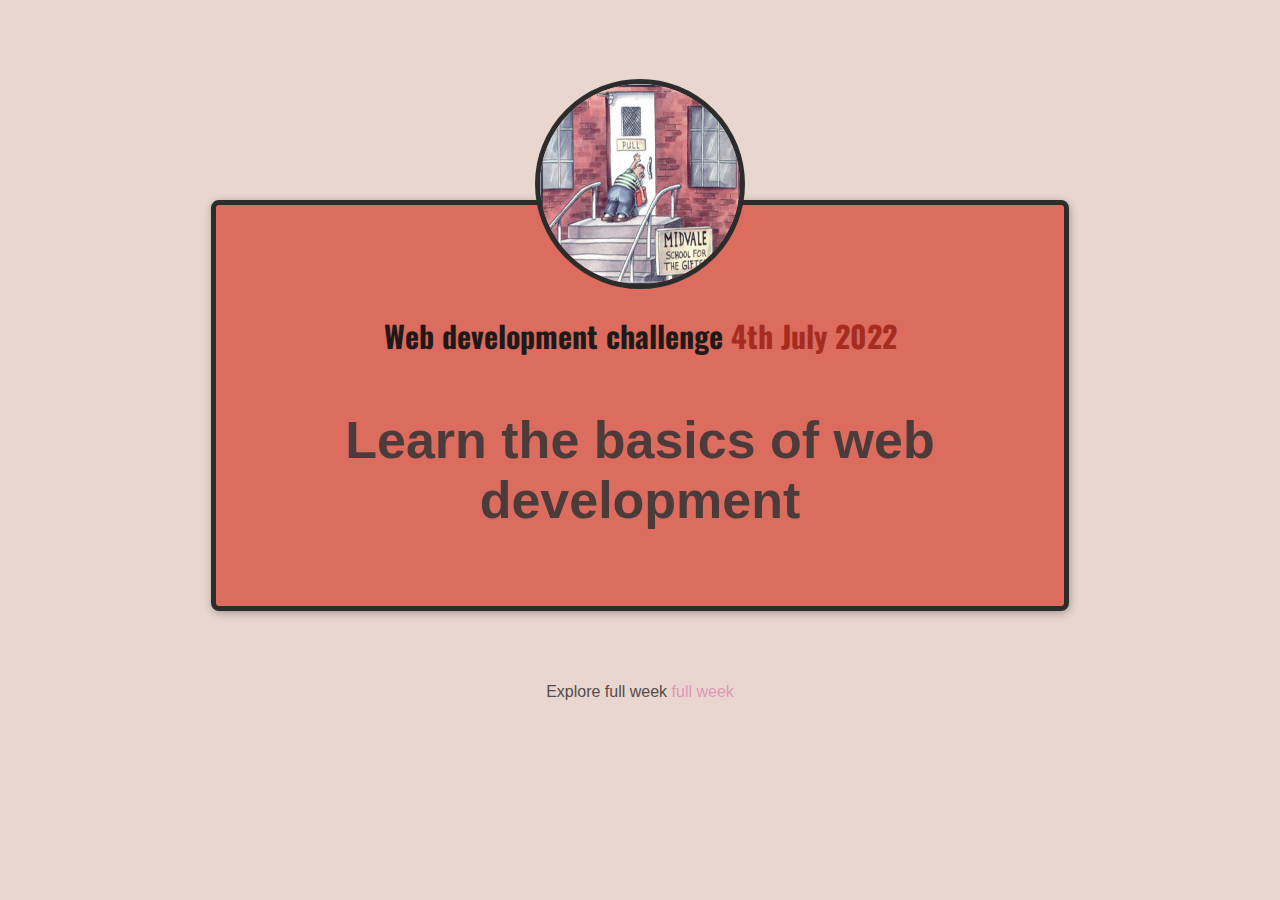
<file: index.html>
<!DOCTYPE html>

<html lang="en">
  <head>
    <meta charset="UTF-8" />
    <link
      href="https://fonts.googleapis.com/css2?family=Oswald:wght@200&display=swap"
      rel="stylesheet"
    />
    <link href="styles/shared.css" rel="stylesheet" />
    <link href="styles/daily-challenges.css" rel="stylesheet" />
    <link rel="apple-touch-icon" sizes="180x180" href="/apple-touch-icon.png" />
    <link rel="icon" type="image/png" sizes="32x32" href="/favicon-32x32.png" />
    <link rel="icon" type="image/png" sizes="16x16" href="/favicon-16x16.png" />
    <link rel="manifest" href="/site.webmanifest" />

    <title>My Daily Challenge</title>
  </head>
  <body>
    <main>
      <img src="images/gifted-larson.png" alt="Challenge" />
      <h1>Web development challenge <span>4th July 2022</span></h1>
      <p id="todays-challenge">Learn the basics of web development</p>
    </main>

    <footer>
      <p>
        Explore full week
        <a href="full-week.html">full week</a>
      </p>
    </footer>
  </body>
</html>
</file>
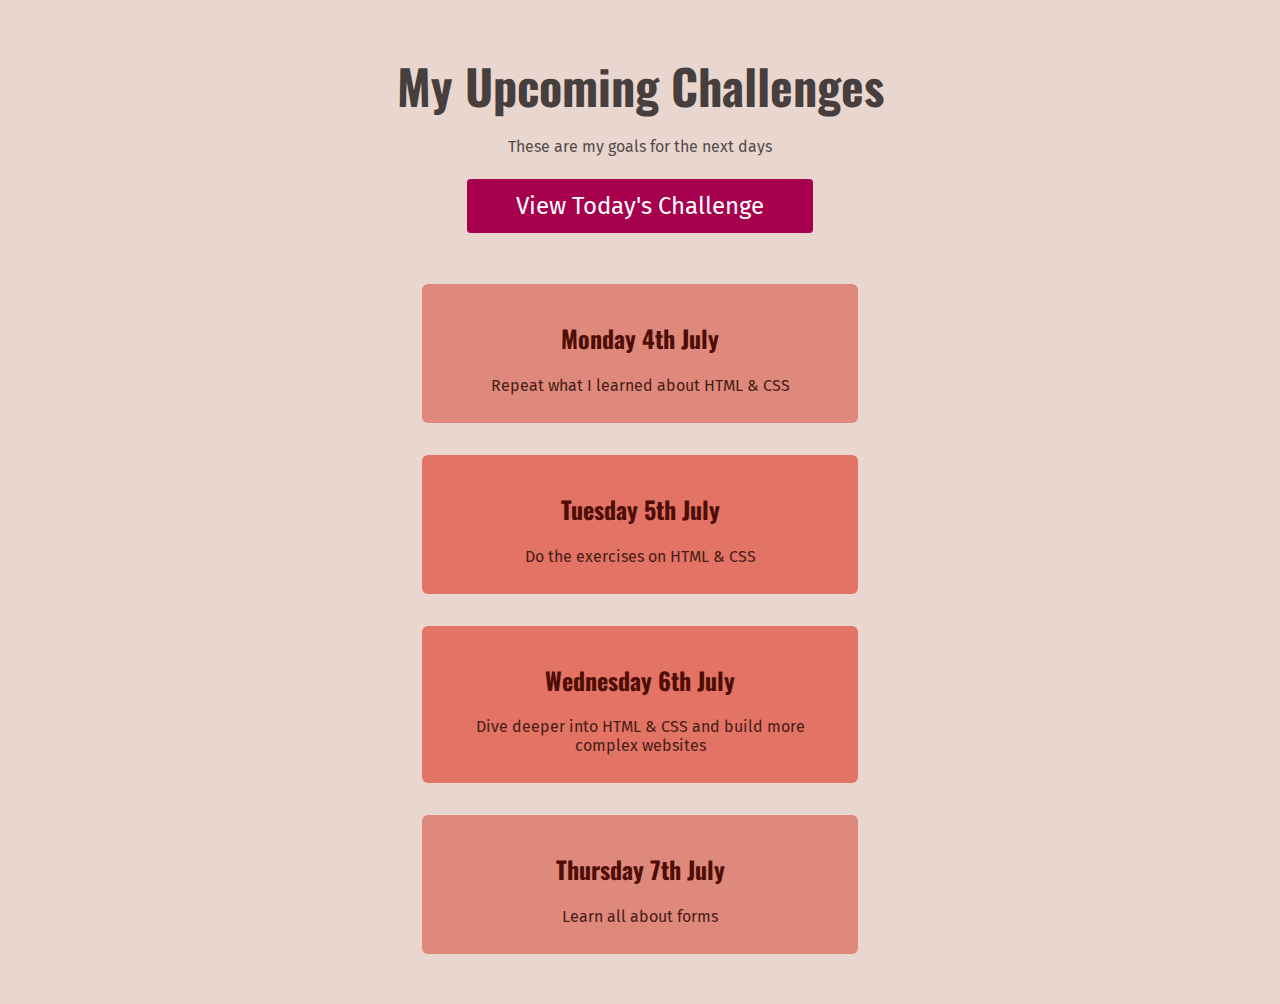
<file: full-week.html>
<!DOCTYPE html>
<html lang="en">
  <head>
    <meta charset="UTF-8" />
    <title>My Upcoming Challenges</title>
    <link rel="icon" type="image/png" sizes="32x32" href="favicon.ico" />
    <link rel="icon" type="image/png" sizes="16x16" href="favicon.ico" />

    <link rel="manifest" href="/site.webmanifest" />
    <link rel="preconnect" href="https://fonts.googleapis.com" />
    <link rel="preconnect" href="https://fonts.gstatic.com" crossorigin />
    <link rel="preconnect" href="https://fonts.gstatic.com" />
    <link
      href="https://fonts.googleapis.com/css2?family=Fira+Sans:wght@400;700&family=Oswald:wght@700&display=swap"
      rel="stylesheet"
    />
    <link href="styles/shared.css" rel="stylesheet" />
    <link href="styles/full-week.css" rel="stylesheet" />
  </head>
  <body>
    <header>
      <h1>My Upcoming Challenges</h1>
      <p id="description">These are my goals for the next days</p>
      <a href="index.html">View Today's Challenge</a>
    </header>
    <main>
      <ol>
        <li>
          <h2>Monday 4th July</h2>
          <p>Repeat what I learned about HTML & CSS</p>
        </li>

        <li class="highlight-goal">
          <h2>Tuesday 5th July</h2>
          <p>Do the exercises on HTML & CSS</p>
        </li>

        <li class="highlight-goal">
          <h2>Wednesday 6th July</h2>
          <p>Dive deeper into HTML & CSS and build more complex websites</p>
        </li>

        <li>
          <h2>Thursday 7th July</h2>
          <p>Learn all about forms</p>
        </li>
      </ol>
    </main>
  </body>
</html>
</file>
<file: styles/shared.css>
body {
  background-color: rgb(233, 215, 207);
  text-align: center;
  color: rgb(83, 75, 75);
  margin: 50px;
}

h1 {
  font-family: "Oswald", sans-serif;
}

p {
  font-family: "Fira Sans", sans-serif;
}

a {
  font-family: "Fira Sans", sans-serif;
  text-decoration: none;
  color: rgb(167, 1, 78);
}

a:hover {
  text-decoration: underline;
}
</file>
<file: styles/daily-challenges.css>
main {
  width: 800px;
  margin: 200px auto 72px auto;
  background-color: rgb(219, 108, 94);
  padding: 24px;
  border: 5px solid rgb(44, 44, 44);
  border-radius: 8px;
  box-shadow: 1px 2px 8px rgba(0, 0, 0, 0.3);
}

img {
  width: 200px;
  height: 200px;
  border-radius: 50%;
  border: 5px solid rgb(44, 44, 44);
  margin-top: -150px;
}

h1 {
  font-size: 30px;
  color: rgb(31, 25, 25);
}

span {
  color: rgb(166, 44, 33);
}

a {
  color: rgb(222, 152, 186);
}

#todays-challenge {
  color: rgb(75, 59, 59);
  font-weight: bold;
  font-size: 52px;
}
</file>
<file: styles/full-week.css>
header {
  margin-bottom: 64px;
}

h1 {
  font-size: 48px;
  color: rgb(71, 62, 62);
  margin: 12px 0;
}

#description {
  margin-bottom: 36px;
}

/* header p {
margin-bottom: 36px;
} */

a {
  padding: 12px 48px;
  background-color: rgb(167, 1, 78);
  color: white;
  border: 1px solid rgb(167, 1, 78);
  border-radius: 4px;
  font-size: 24px;
}

a:hover {
  background-color: rgb(180, 12, 90);
  text-decoration: none;
}

ol {
  list-style: none;
  width: 500px;
  margin: 36px auto 0 auto;
  padding: 0;
}

li {
  padding: 16px;
  margin: 32px;
  background-color: rgb(223, 136, 124);
  border-radius: 6px;
}

h2 {
  color: rgb(78, 13, 5);
  font-family: "Oswald", sans-serif;
}

main p {
  margin: 12px;
  color: rgb(71, 29, 22);
}

.highlight-goal {
  background-color: rgb(226, 115, 101);
}
</file>
